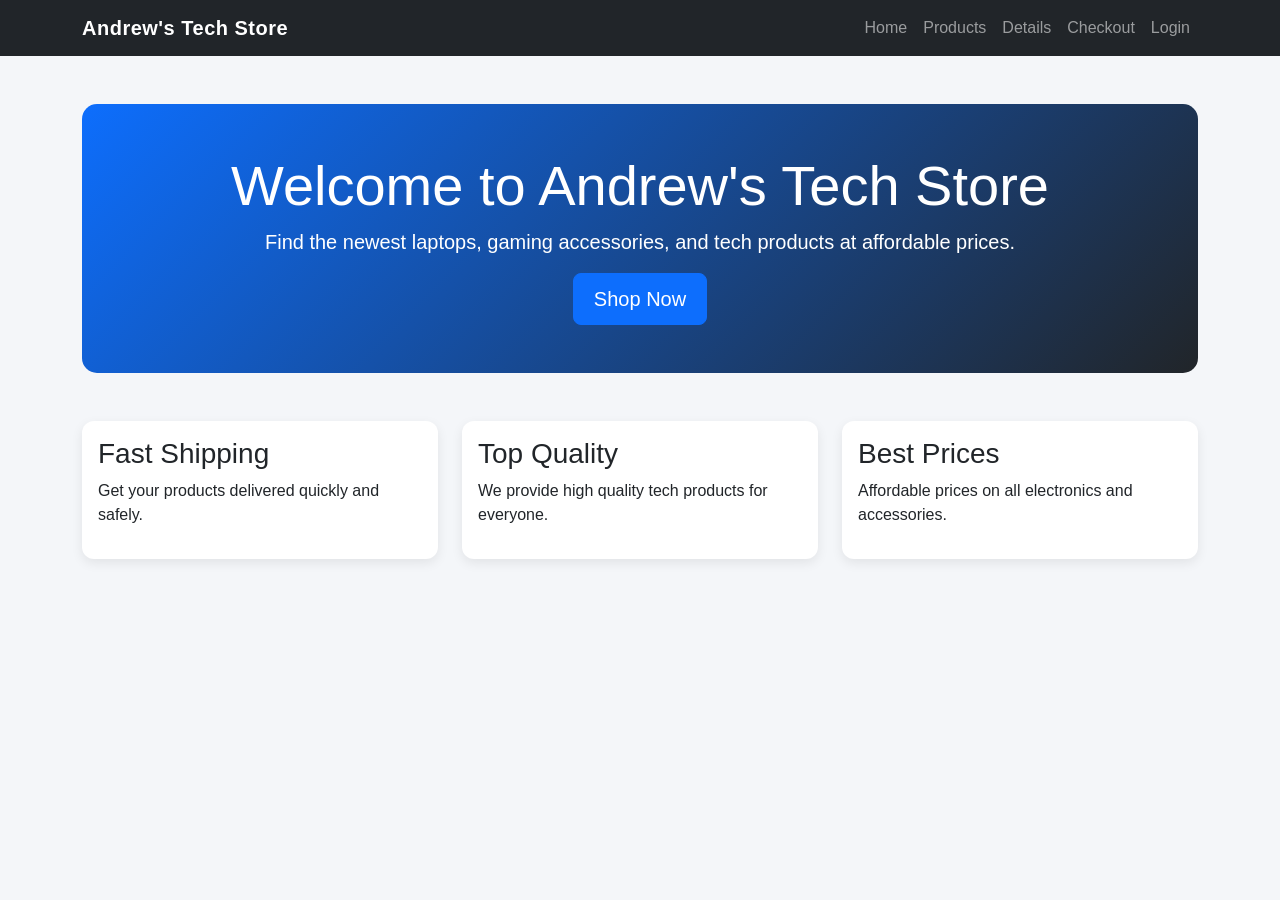
<file: index.html>
<!DOCTYPE html>
<html lang="en">
<head>
    <meta charset="UTF-8">
    <meta name="viewport" content="width=device-width, initial-scale=1.0">
    <title>Andrew's Tech Store</title>

    <!-- Bootstrap CSS -->
    <link href="https://cdn.jsdelivr.net/npm/bootstrap@5.3.3/dist/css/bootstrap.min.css" rel="stylesheet">

    <!-- Custom CSS -->
    <link rel="stylesheet" href="css/style.css">
</head>
<body>

    <!-- Navbar -->
    <nav class="navbar navbar-expand-lg navbar-dark bg-dark">
        <div class="container">
            <a class="navbar-brand" href="#">Andrew's Tech Store</a>

            <button class="navbar-toggler" type="button" data-bs-toggle="collapse" data-bs-target="#navbarNav">
                <span class="navbar-toggler-icon"></span>
            </button>

            <div class="collapse navbar-collapse" id="navbarNav">
                <ul class="navbar-nav ms-auto">

                    <li class="nav-item">
                        <a class="nav-link" href="index.html">Home</a>
                    </li>

                    <li class="nav-item">
                        <a class="nav-link" href="products.html">Products</a>
                    </li>

                    <li class="nav-item">
                        <a class="nav-link" href="details.html">Details</a>
                    </li>

                    <li class="nav-item">
                        <a class="nav-link" href="checkout.html">Checkout</a>
                    </li>

                    <li class="nav-item">
                        <a class="nav-link" href="login.html">Login</a>
                    </li>

                </ul>
            </div>
        </div>
    </nav>

    <!-- Jumbotron -->
    <div class="container mt-5">
        <div class="p-5 text-center hero-box">

            <h1 class="display-4">Welcome to Andrew's Tech Store</h1>

            <p class="lead">
                Find the newest laptops, gaming accessories, and tech products at affordable prices.
            </p>

            <a href="products.html" class="btn btn-primary btn-lg">
                Shop Now
            </a>

        </div>
    </div>

    <!-- Features -->
    <div class="container mt-5">

        <div class="row">

            <div class="col-md-4">
                <div class="card p-3">
                    <h3>Fast Shipping</h3>
                    <p>Get your products delivered quickly and safely.</p>
                </div>
            </div>

            <div class="col-md-4">
                <div class="card p-3">
                    <h3>Top Quality</h3>
                    <p>We provide high quality tech products for everyone.</p>
                </div>
            </div>

            <div class="col-md-4">
                <div class="card p-3">
                    <h3>Best Prices</h3>
                    <p>Affordable prices on all electronics and accessories.</p>
                </div>
            </div>

        </div>

    </div>

    <!-- Bootstrap JS -->
    <script src="https://cdn.jsdelivr.net/npm/bootstrap@5.3.3/dist/js/bootstrap.bundle.min.js"></script>

</body>
</html>
</file>
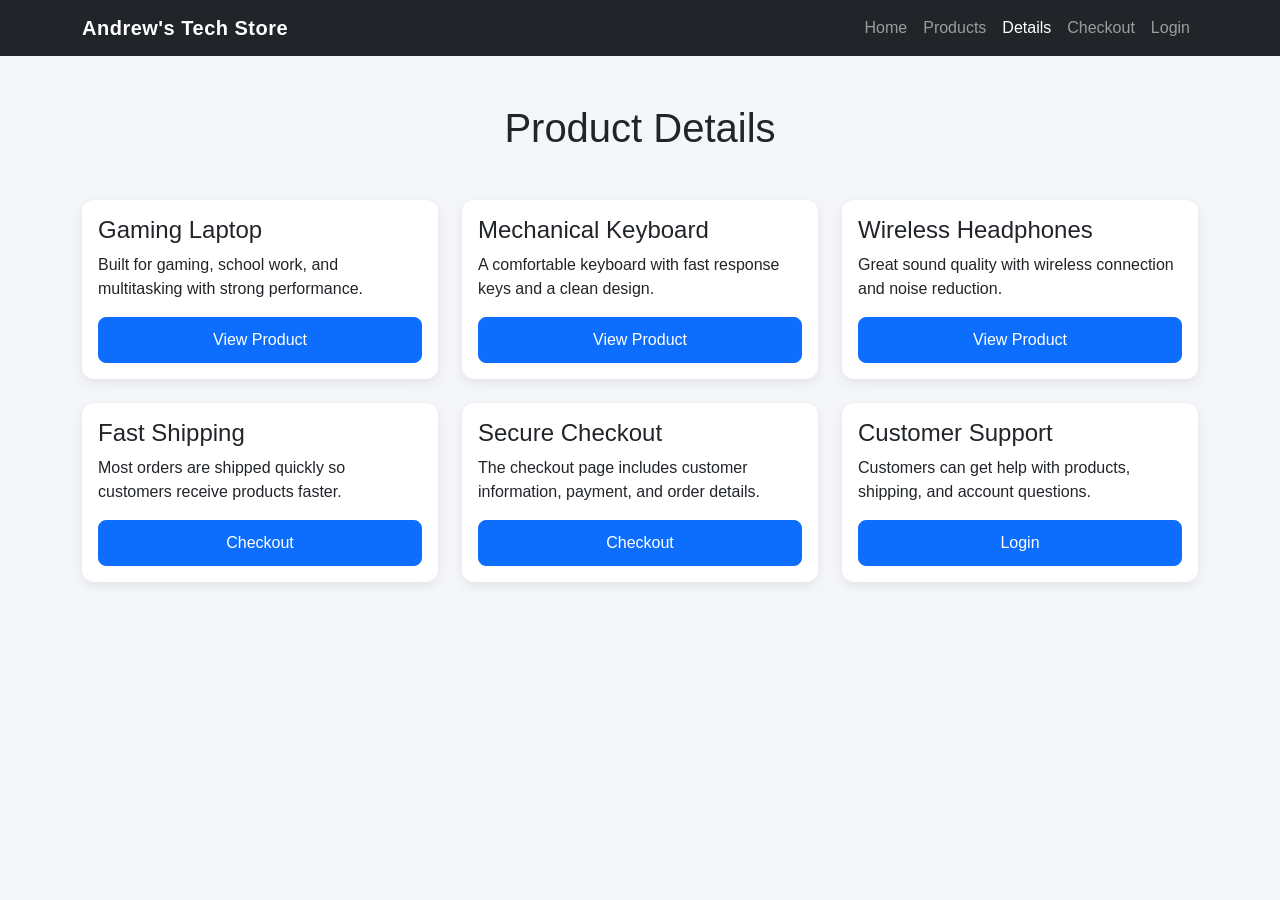
<file: details.html>
<!DOCTYPE html>
<html lang="en">
<head>
    <meta charset="UTF-8">
    <meta name="viewport" content="width=device-width, initial-scale=1.0">
    <title>Details</title>

    <link href="https://cdn.jsdelivr.net/npm/bootstrap@5.3.3/dist/css/bootstrap.min.css" rel="stylesheet">
    <link rel="stylesheet" href="css/style.css">
</head>
<body>

    <nav class="navbar navbar-expand-lg navbar-dark bg-dark">
        <div class="container">
            <a class="navbar-brand" href="index.html">Andrew's Tech Store</a>

            <div class="collapse navbar-collapse">
                <ul class="navbar-nav ms-auto">
                    <li class="nav-item"><a class="nav-link" href="index.html">Home</a></li>
                    <li class="nav-item"><a class="nav-link" href="products.html">Products</a></li>
                    <li class="nav-item"><a class="nav-link active" href="details.html">Details</a></li>
                    <li class="nav-item"><a class="nav-link" href="checkout.html">Checkout</a></li>
                    <li class="nav-item"><a class="nav-link" href="login.html">Login</a></li>
                </ul>
            </div>
        </div>
    </nav>

    <div class="container mt-5">

        <h1 class="text-center mb-5">Product Details</h1>

        <div class="row">

            <div class="col-md-4 mb-4">
                <div class="card h-100 p-3">
                    <h4>Gaming Laptop</h4>
                    <p>Built for gaming, school work, and multitasking with strong performance.</p>
                    <a href="products.html" class="btn btn-primary">View Product</a>
                </div>
            </div>

            <div class="col-md-4 mb-4">
                <div class="card h-100 p-3">
                    <h4>Mechanical Keyboard</h4>
                    <p>A comfortable keyboard with fast response keys and a clean design.</p>
                    <a href="products.html" class="btn btn-primary">View Product</a>
                </div>
            </div>

            <div class="col-md-4 mb-4">
                <div class="card h-100 p-3">
                    <h4>Wireless Headphones</h4>
                    <p>Great sound quality with wireless connection and noise reduction.</p>
                    <a href="products.html" class="btn btn-primary">View Product</a>
                </div>
            </div>

            <div class="col-md-4 mb-4">
                <div class="card h-100 p-3">
                    <h4>Fast Shipping</h4>
                    <p>Most orders are shipped quickly so customers receive products faster.</p>
                    <a href="checkout.html" class="btn btn-primary">Checkout</a>
                </div>
            </div>

            <div class="col-md-4 mb-4">
                <div class="card h-100 p-3">
                    <h4>Secure Checkout</h4>
                    <p>The checkout page includes customer information, payment, and order details.</p>
                    <a href="checkout.html" class="btn btn-primary">Checkout</a>
                </div>
            </div>

            <div class="col-md-4 mb-4">
                <div class="card h-100 p-3">
                    <h4>Customer Support</h4>
                    <p>Customers can get help with products, shipping, and account questions.</p>
                    <a href="login.html" class="btn btn-primary">Login</a>
                </div>
            </div>

        </div>

    </div>

</body>
</html>
</file>
<file: css/style.css>
body {
    background-color: #f4f6f9;
    font-family: Arial, Helvetica, sans-serif;
}

.navbar-brand {
    font-weight: bold;
    letter-spacing: 0.5px;
}

.card {
    border: none;
    border-radius: 12px;
    box-shadow: 0 4px 12px rgba(0, 0, 0, 0.08);
}

.card:hover {
    transform: translateY(-4px);
    transition: 0.3s ease;
}

.card-img-top {
    height: 250px;
    object-fit: cover;
}

.btn-primary {
    border-radius: 8px;
    padding: 10px 20px;
}

.hero-box {
    background: linear-gradient(135deg, #0d6efd, #212529);
    color: white;
    border-radius: 15px;
}

footer {
    margin-top: 60px;
    padding: 20px;
    background-color: #212529;
    color: white;
    text-align: center;
}
</file>
